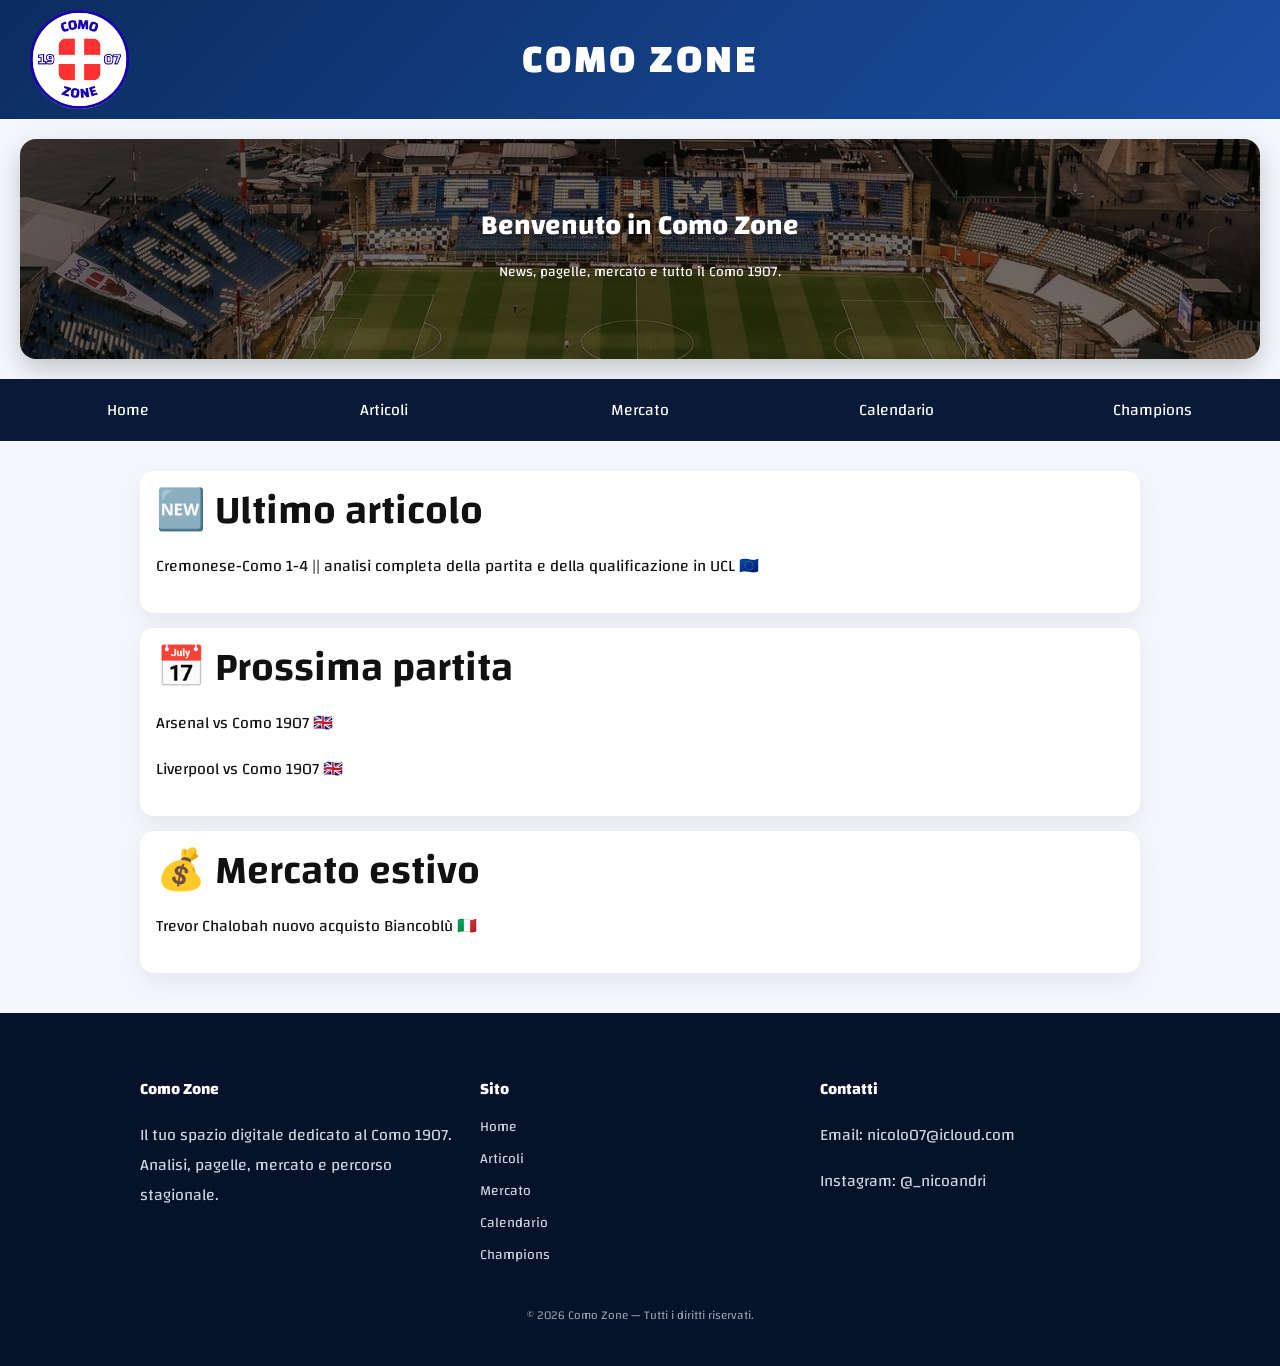
<file: index.html>
<!DOCTYPE html>
<html lang="it">
<head>
  <meta charset="UTF-8">
  <meta name="viewport" content="width=device-width, initial-scale=1.0">
  <title>Como Zone</title>
  <link rel="stylesheet" href="style.css">
  <link rel="icon" type="image/png" href="favicon.png">
</head>
<link rel="preconnect" href="https://fonts.googleapis.com">
<link rel="preconnect" href="https://fonts.gstatic.com" crossorigin>
<link href="https://fonts.googleapis.com/css2?family=Changa&display=swap" rel="stylesheet">

<body>

<header>
  <img src="Como-Zone-1907.png" alt="Como Zone logo">
  <h1>COMO ZONE</h1>
</header>

<section class="hero">
  <div class="hero-content">
    <h2>Benvenuto in Como Zone</h2>
    <p>News, pagelle, mercato e tutto il Como 1907.</p>
  </div>
</section>

<nav>
  <a href="index.html">Home</a>
  <a href="articoli.html">Articoli</a>
  <a href="mercato.html">Mercato</a>
  <a href="calendario.html">Calendario</a>
  <a href="champions.html">Champions</a>
</nav>

<div class="container">

  <div class="card">
    <h3>🆕 Ultimo articolo</h3>
    <p>Cremonese-Como 1-4 || analisi completa della partita e della qualificazione in UCL 🇪🇺</p>
  </div>

  <div class="card">
    <h3>📅 Prossima partita</h3>
    <p>Arsenal vs Como 1907 🇬🇧</p>
    <p>Liverpool vs Como 1907 🇬🇧</p>
  </div>

  <div class="card">
    <h3>💰 Mercato estivo</h3>
    <p>Trevor Chalobah nuovo acquisto Biancoblù 🇮🇹</p>
  </div>

</div>

<footer>

  <div class="footer-grid">

    <div>
      <h4>Como Zone</h4>
      <p>Il tuo spazio digitale dedicato al Como 1907. Analisi, pagelle, mercato e percorso stagionale.</p>
    </div>

    <div>
      <h4>Sito</h4>
      <a href="index.html">Home</a>
      <a href="articoli.html">Articoli</a>
      <a href="mercato.html">Mercato</a>
      <a href="calendario.html">Calendario</a>
      <a href="champions.html">Champions</a>
    </div>

    <div>
      <h4>Contatti</h4>
      <p>Email: nicolo07@icloud.com</p>
      <p>Instagram: @_nicoandri</p>
    </div>

  </div>

  <div class="footer-bottom">
    © 2026 Como Zone — Tutti i diritti riservati.
  </div>

</footer>

</body class="home">
</html>
</file>
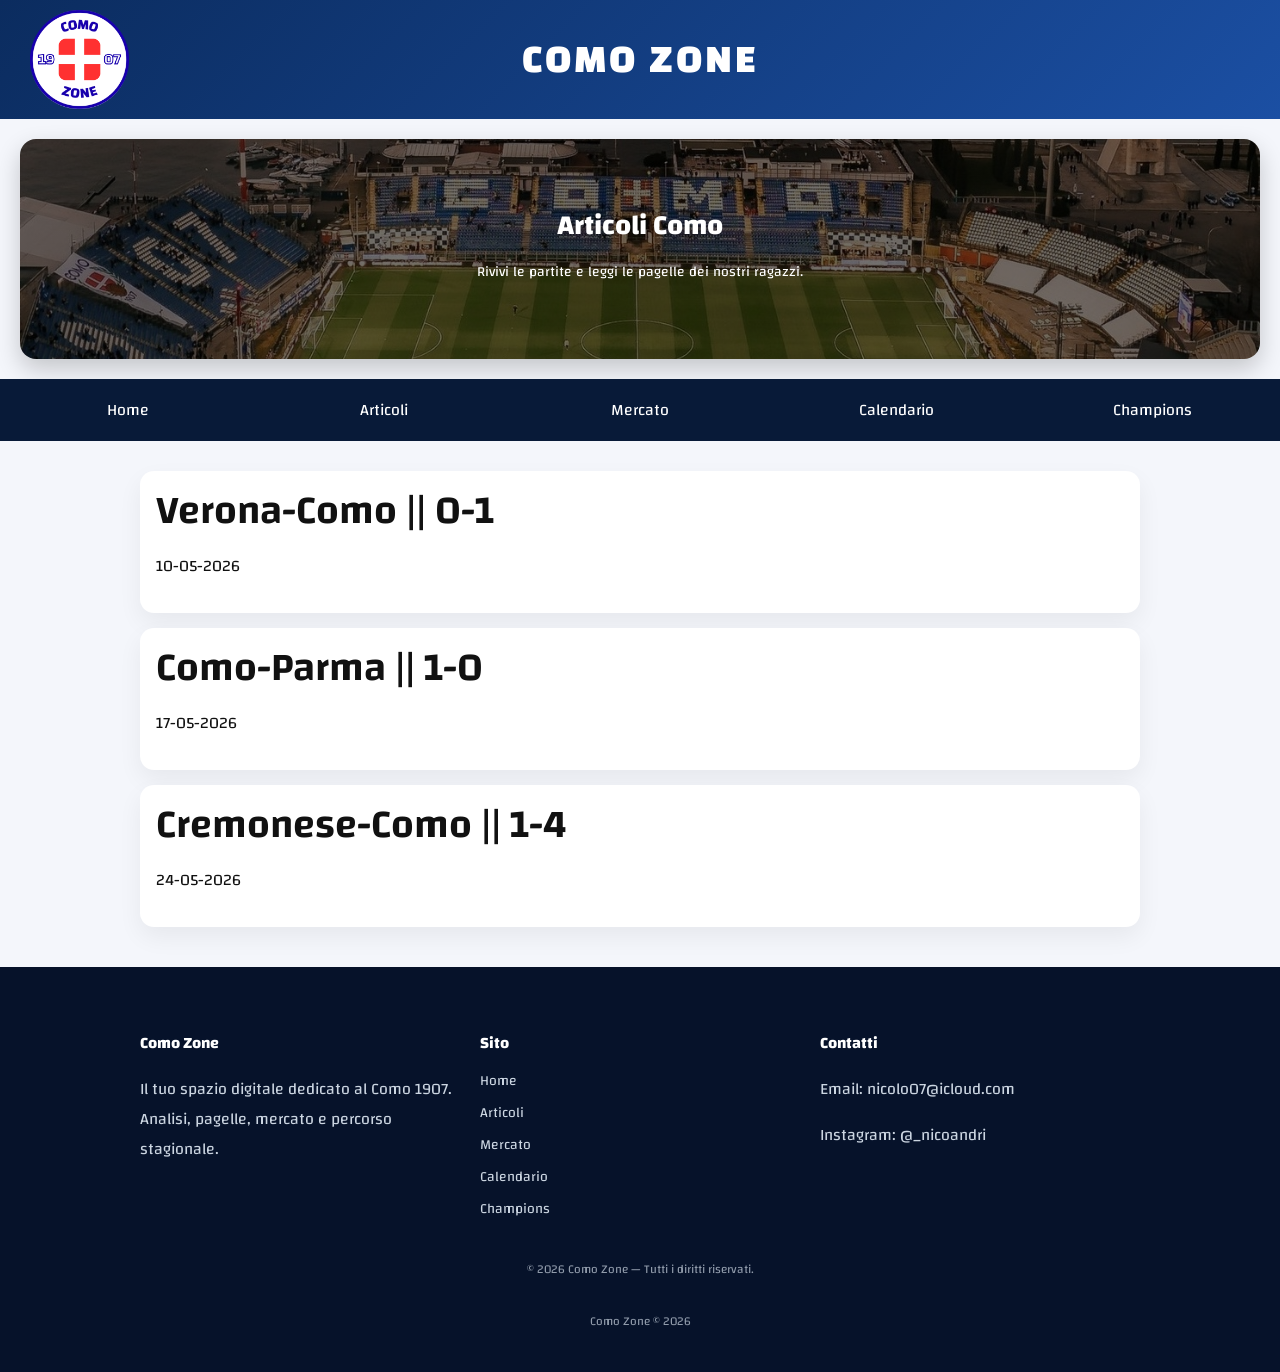
<file: articoli.html>
<!DOCTYPE html>
<html lang="it">
<head>
  <meta charset="UTF-8">
  <meta name="viewport" content="width=device-width, initial-scale=1.0">
  <title>COMO ZONE - Como Zone</title>
  <body class="COMO ZONE">
  <link rel="stylesheet" href="style.css">
  <link rel="icon" type="image/png" href="favicon.png">
</head>

<body>

<header>
  <a href="index.html">
    <img src="Como-Zone-1907.png" alt="Como Zone logo">
  </a>
  <h1>COMO ZONE</h1>
</header>

<section class="hero mercato-hero">
  <div class="hero-content">
    <h2>Articoli Como</h2>
    <p>Rivivi le partite e leggi le pagelle dei nostri ragazzi.</p>
  </div>
</section>

<nav>
  <a href="index.html">Home</a>
  <a href="articoli.html">Articoli</a>
  <a href="mercato.html">Mercato</a>
  <a href="calendario.html">Calendario</a>
  <a href="champions.html">Champions</a>
</nav>

<div class="container" id="lista-articoli"></div>

<footer>

  <div class="footer-grid">

    <div>
      <h4>Como Zone</h4>
      <p>Il tuo spazio digitale dedicato al Como 1907. Analisi, pagelle, mercato e percorso stagionale.</p>
    </div>

    <div>
      <h4>Sito</h4>
      <a href="index.html">Home</a>
      <a href="articoli.html">Articoli</a>
      <a href="mercato.html">Mercato</a>
      <a href="calendario.html">Calendario</a>
      <a href="champions.html">Champions</a>
    </div>

    <div>
      <h4>Contatti</h4>
      <p>Email: nicolo07@icloud.com</p>
      <p>Instagram: @_nicoandri</p>
    </div>

  </div>

  <div class="footer-bottom">
    © 2026 Como Zone — Tutti i diritti riservati.
  </div>

  <div class="footer-bottom">
    Como Zone © 2026
  </div>
</footer>

<script src="articoli.js"></script>

<script>
const container = document.getElementById("lista-articoli");

articoli.forEach(a => {
  container.innerHTML += `
    <a href="articolo.html?id=${a.id}">
      <div class="card">
        <h3>${a.titolo}</h3>
        <p>${a.data}</p>
      </div>
    </a>
  `;
});
</script>

</body class="articoli.html">
</html>
<link rel="stylesheet" href="style.css">

<link rel="preconnect" href="https://fonts.googleapis.com">
<link rel="preconnect" href="https://fonts.gstatic.com" crossorigin>
<link href="https://fonts.googleapis.com/css2?family=Changa&display=swap" rel="stylesheet">
</file>
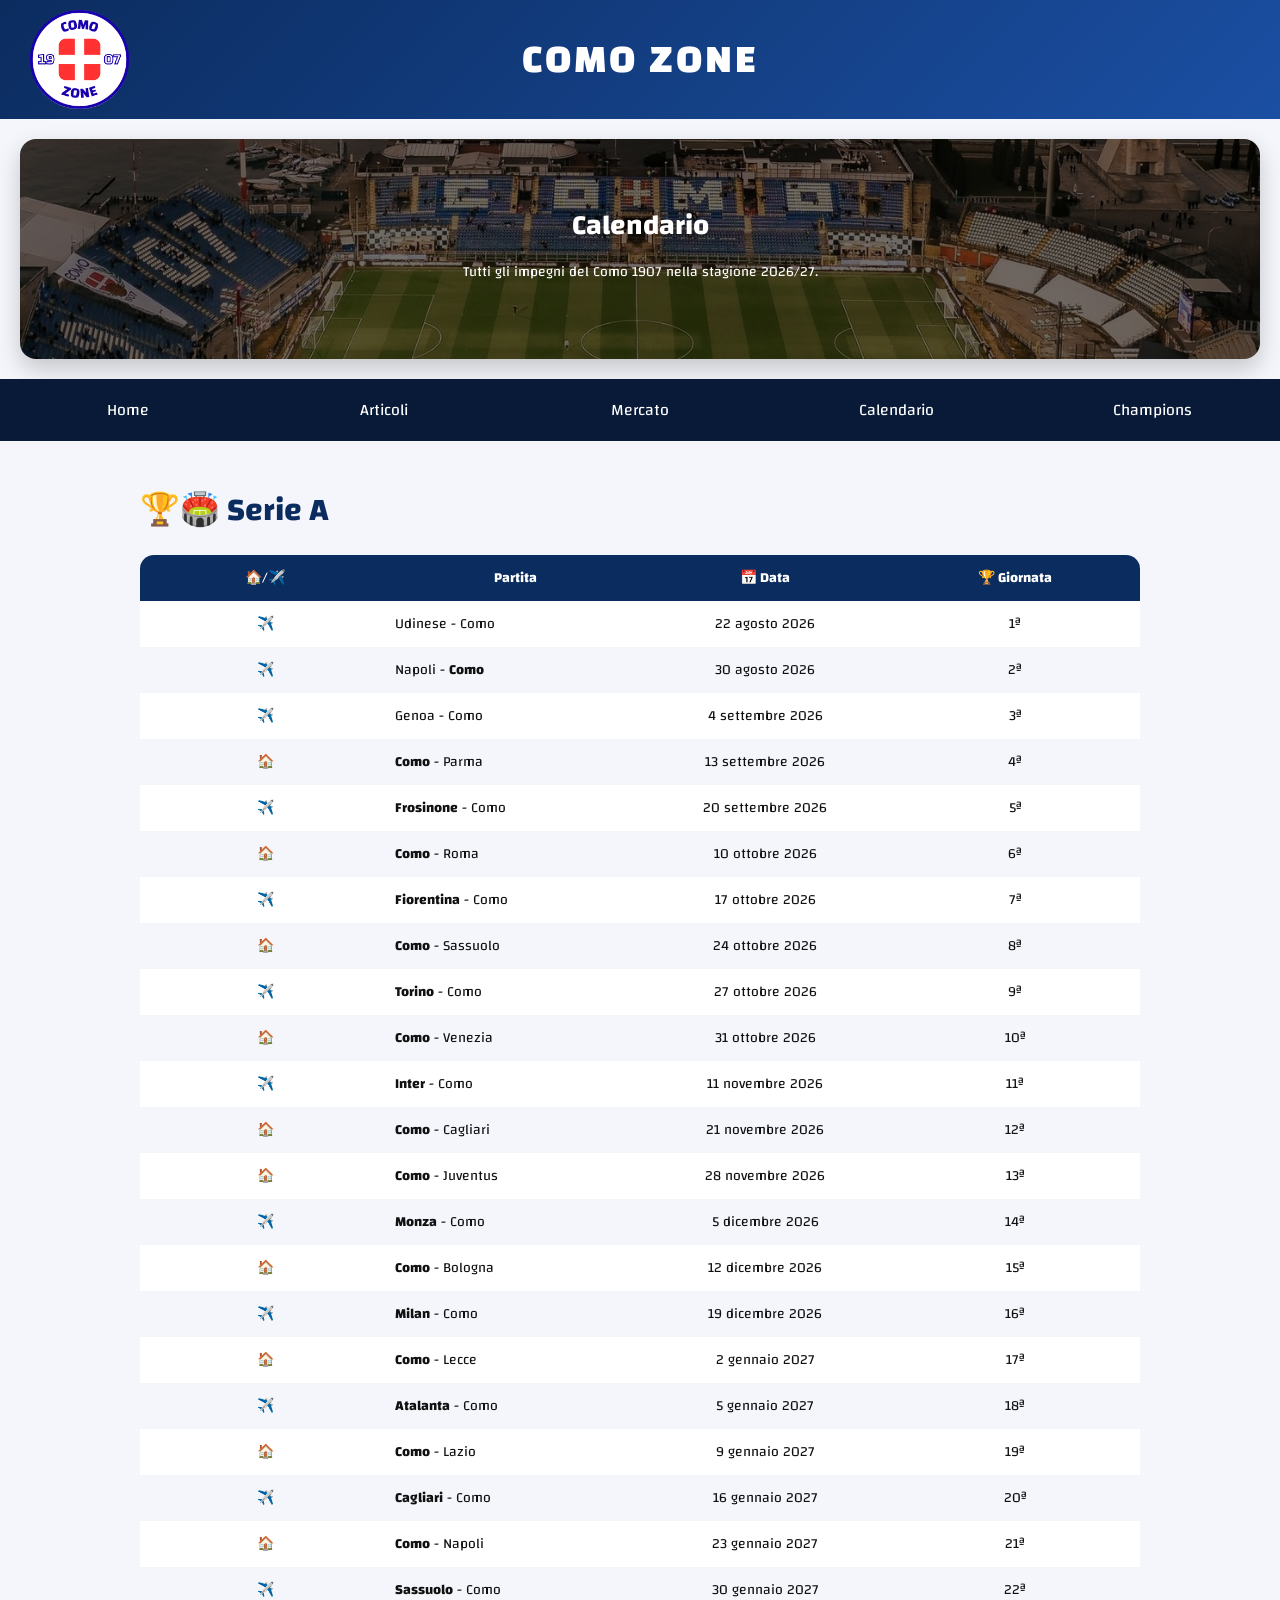
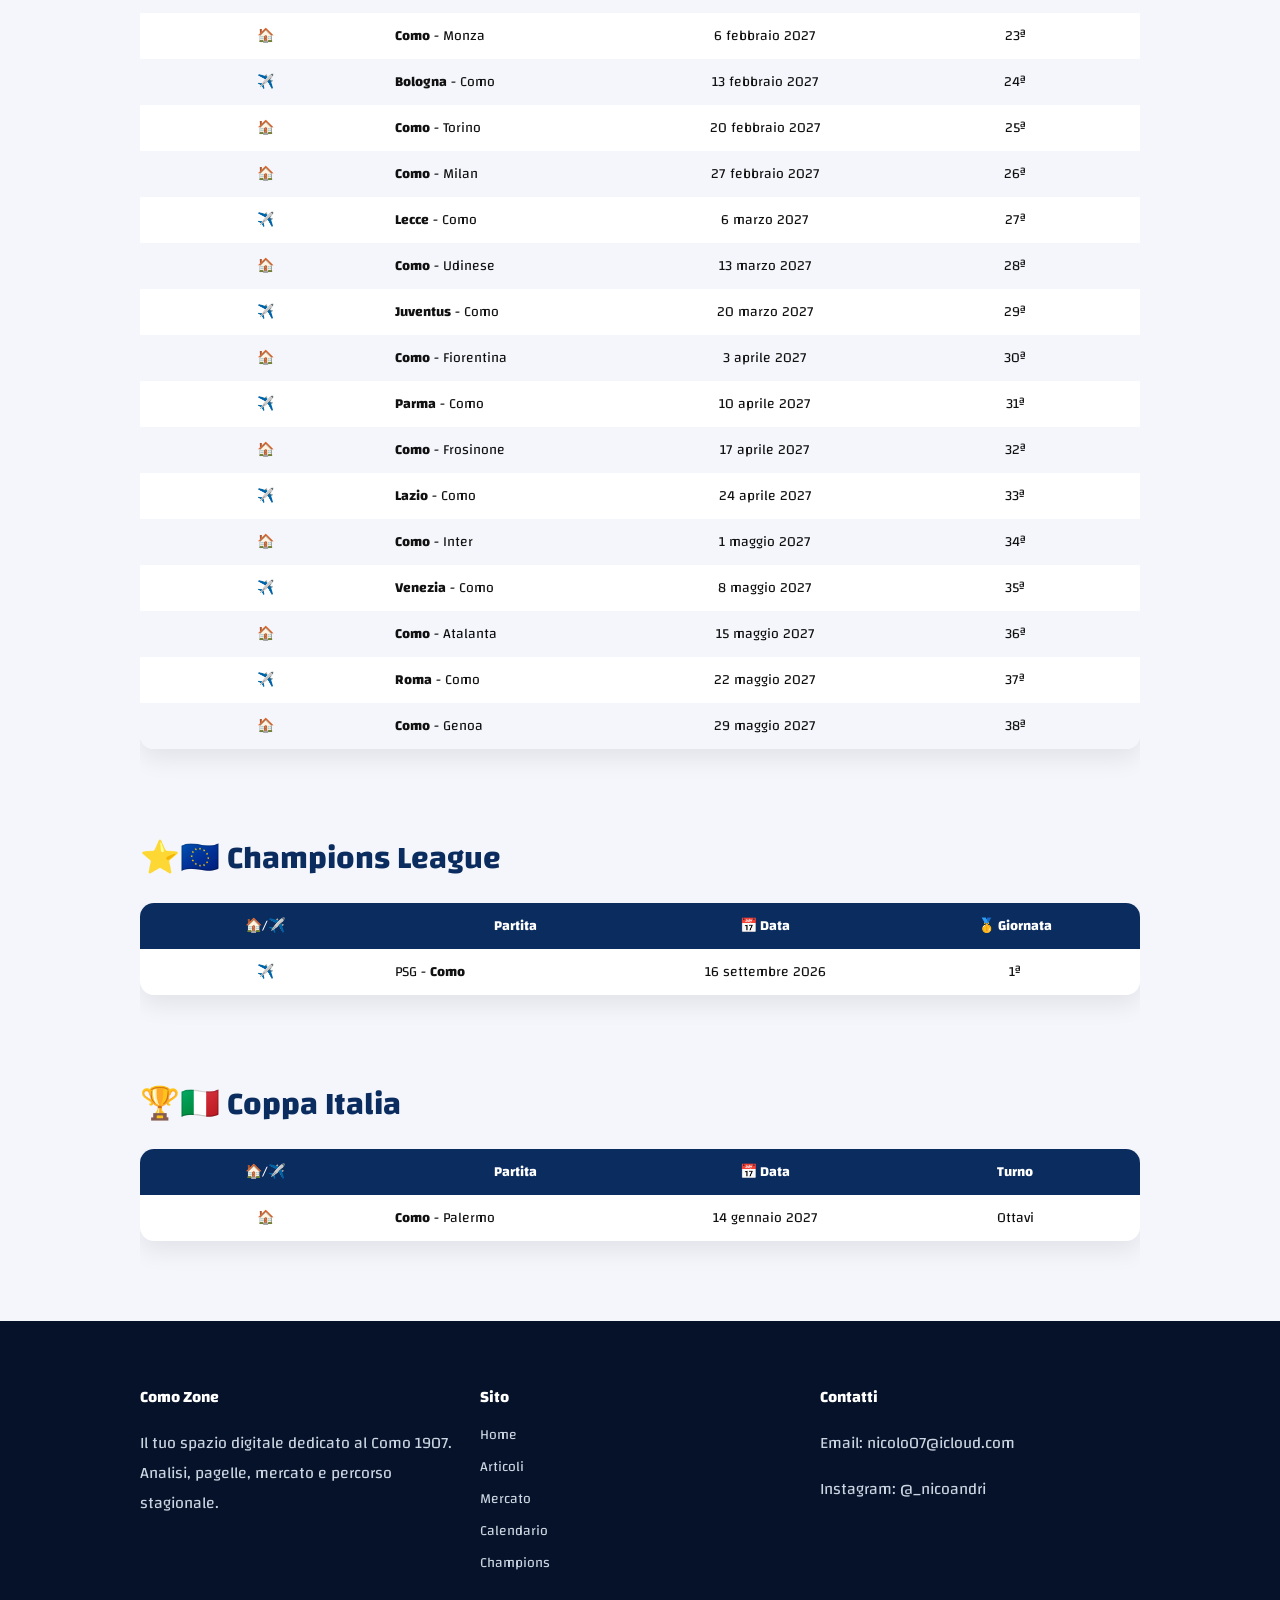
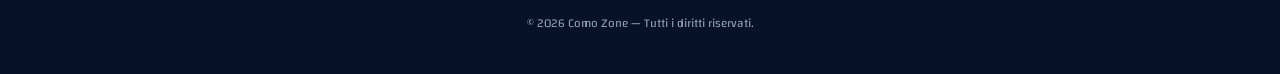
<file: calendario.html>
<!DOCTYPE html>
<html lang="it">
<head>
    <meta charset="UTF-8">
    <meta name="viewport" content="width=device-width, initial-scale=1.0">
    <title>Calendario - Como Zone</title>

    <link rel="stylesheet" href="style.css">
    <link rel="icon" type="image/png" href="favicon.png">

    <link rel="preconnect" href="https://fonts.googleapis.com">
    <link rel="preconnect" href="https://fonts.gstatic.com" crossorigin>
    <link href="https://fonts.googleapis.com/css2?family=Changa&display=swap" rel="stylesheet">
</head>

<body>

<header>
    <img src="Como-Zone-1907.png" alt="Logo Como Zone">
    <h1>COMO ZONE</h1>
</header>

<section class="hero">
    <div class="hero-content">
        <h2>Calendario</h2>
        <p>Tutti gli impegni del Como 1907 nella stagione 2026/27.</p>
    </div>
</section>

<nav>
    <a href="index.html">Home</a>
    <a href="articoli.html">Articoli</a>
    <a href="mercato.html">Mercato</a>
    <a href="calendario.html">Calendario</a>
    <a href="champions.html">Champions</a>
</nav>

<div class="container">

    <h2 class="section-title">🏆🏟️ Serie A</h2>

<div class="table-container">
  <table class="fixture-table">        <thead>
            <tr>
                <th>🏠/✈️</th>
                <th>Partita</th>
                <th>📅 Data</th>
                <th>🏆 Giornata</th>
            </tr>
        </thead>

        <tbody>
            <tr>
                <td>✈️</td>
                <td>Udinese - </strong>Como</strong></td>
                <td>22 agosto 2026</td>
                <td>1ª</td>
            </tr>

            <tr>
                <td>✈️</td>
                <td>Napoli - <strong>Como</strong></td>
                <td>30 agosto 2026</td>
                <td>2ª</td>
            </tr>

            <tr>
                <td>✈️</td>
                <td>Genoa - </strong>Como</strong></td>
                <td>4 settembre 2026</td>
                <td>3ª</td>
            </tr>

            <tr>
                <td>🏠</td>
                <td><strong>Como</strong> - Parma</td>
                <td>13 settembre 2026</td>
                <td>4ª</td>
            </tr>

            <tr>
                <td>✈️</td>
                <td><strong>Frosinone</strong> - Como</td>
                <td>20 settembre 2026</td>
                <td>5ª</td>
            </tr>

            <tr>
                <td>🏠</td>
                <td><strong>Como</strong> - Roma</td>
                <td>10 ottobre 2026</td>
                <td>6ª</td>
            </tr>

            <tr>
                <td>✈️</td>
                <td><strong>Fiorentina</strong> - Como</td>
                <td>17 ottobre 2026</td>
                <td>7ª</td>
            </tr>

            <tr>
                <td>🏠</td>
                <td><strong>Como</strong> - Sassuolo</td>
                <td>24 ottobre 2026</td>
                <td>8ª</td>
            </tr>

            <tr>
                <td>✈️</td>
                <td><strong>Torino</strong> - Como</td>
                <td>27 ottobre 2026</td>
                <td>9ª</td>
            </tr>

            <tr>
                <td>🏠</td>
                <td><strong>Como</strong> - Venezia</td>
                <td>31 ottobre 2026</td>
                <td>10ª</td>
            </tr>

            <tr>
                <td>✈️</td>
                <td><strong>Inter</strong> - Como</td>
                <td>11 novembre 2026</td>
                <td>11ª</td>
            </tr>

            <tr>
                <td>🏠</td>
                <td><strong>Como</strong> - Cagliari</td>
                <td>21 novembre 2026</td>
                <td>12ª</td>
            </tr>

            <tr>
                <td>🏠</td>
                <td><strong>Como</strong> - Juventus</td>
                <td>28 novembre 2026</td>
                <td>13ª</td>
            </tr>

            <tr>
                <td>✈️</td>
                <td><strong>Monza</strong> - Como</td>
                <td>5 dicembre 2026</td>
                <td>14ª</td>
            </tr>

            <tr>
                <td>🏠</td>
                <td><strong>Como</strong> - Bologna</td>
                <td>12 dicembre 2026</td>
                <td>15ª</td>
            </tr>

            <tr>
                <td>✈️</td>
                <td><strong>Milan</strong> - Como</td>
                <td>19 dicembre 2026</td>
                <td>16ª</td>
            </tr> 
        
            <tr>
                <td>🏠</td>
                <td><strong>Como</strong> - Lecce</td>
                <td>2 gennaio 2027</td>
                <td>17ª</td>
            </tr>

            <tr>
                <td>✈️</td>
                <td><strong>Atalanta</strong> - Como</td>
                <td>5 gennaio 2027</td>
                <td>18ª</td>
            </tr>

            <tr>
                <td>🏠</td>
                <td><strong>Como</strong> - Lazio</td>
                <td>9 gennaio 2027</td>
                <td>19ª</td>
            </tr>

            <tr>
                <td>✈️</td>
                <td><strong>Cagliari</strong> - Como</td>
                <td>16 gennaio 2027</td>
                <td>20ª</td>
            </tr>

            <tr>
                <td>🏠</td>
                <td><strong>Como</strong> - Napoli</td>
                <td>23 gennaio 2027</td>
                <td>21ª</td>
            </tr>

            <tr>
                <td>✈️</td>
                <td><strong>Sassuolo</strong> - Como</td>
                <td>30 gennaio 2027</td>
                <td>22ª</td>
            </tr>

            <tr>
                <td>🏠</td>
                <td><strong>Como</strong> - Monza</td>
                <td>6 febbraio 2027</td>
                <td>23ª</td>
            </tr>

            <tr>
                <td>✈️</td>
                <td><strong>Bologna</strong> - Como</td>
                <td>13 febbraio 2027</td>
                <td>24ª</td>
            </tr>

            <tr>
                <td>🏠</td>
                <td><strong>Como</strong> - Torino</td>
                <td>20 febbraio 2027</td>
                <td>25ª</td>
            </tr>

            <tr>
                <td>🏠</td>
                <td><strong>Como</strong> - Milan</td>
                <td>27 febbraio 2027</td>
                <td>26ª</td>
            </tr>

            <tr>
                <td>✈️</td>
                <td><strong>Lecce</strong> - Como</td>
                <td>6 marzo 2027</td>
                <td>27ª</td>
            </tr>

            <tr>
                <td>🏠</td>
                <td><strong>Como</strong> - Udinese</td>
                <td>13 marzo 2027</td>
                <td>28ª</td>
            </tr>

            <tr>
                <td>✈️</td>
                <td><strong>Juventus</strong> - Como</td>
                <td>20 marzo 2027</td>
                <td>29ª</td>
            </tr>

            <tr>
                <td>🏠</td>
                <td><strong>Como</strong> - Fiorentina</td>
                <td>3 aprile 2027</td>
                <td>30ª</td>
            </tr>

            <tr>
                <td>✈️</td>
                <td><strong>Parma</strong> - Como</td>
                <td>10 aprile 2027</td>
                <td>31ª</td>
            </tr>

            <tr>
                <td>🏠</td>
                <td><strong>Como</strong> - Frosinone</td>
                <td>17 aprile 2027</td>
                <td>32ª</td>
            </tr>

            <tr>
                <td>✈️</td>
                <td><strong>Lazio</strong> - Como</td>
                <td>24 aprile 2027</td>
                <td>33ª</td>
            </tr>

            <tr>
                <td>🏠</td>
                <td><strong>Como</strong> - Inter</td>
                <td>1 maggio 2027</td>
                <td>34ª</td>
            </tr>

            <tr>
                <td>✈️</td>
                <td><strong>Venezia</strong> - Como</td>
                <td>8 maggio 2027</td>
                <td>35ª</td>
            </tr>

            <tr>
                <td>🏠</td>
                <td><strong>Como</strong> - Atalanta</td>
                <td>15 maggio 2027</td>
                <td>36ª</td>
            </tr>

            <tr>
                <td>✈️</td>
                <td><strong>Roma</strong> - Como</td>
                <td>22 maggio 2027</td>
                <td>37ª</td>
            </tr>

            <tr>
                <td>🏠</td>
                <td><strong>Como</strong> - Genoa</td>
                <td>29 maggio 2027</td>
                <td>38ª</td>
            </tr>
        </tbody>
    </table>

</div>

    <h2 class="section-title">⭐🇪🇺 Champions League</h2>

  <div class="table-container">
    <table class="fixture-table">
        <thead>
            <tr>
                <th>🏠/✈️</th>
                <th>Partita</th>
                <th>📅 Data</th>
                <th>🥇 Giornata</th>
            </tr>
        </thead>

        <tbody>
            <tr>
                <td>✈️</td>
                <td>PSG - <strong>Como</strong></td>
                <td>16 settembre 2026</td>
                <td>1ª</td>
            </tr>
        </tbody>
    </table>

  </div>

    <h2 class="section-title">🏆🇮🇹 Coppa Italia</h2>

    <div class="table-container">
    <table class="fixture-table">
        <thead>
            <tr>
                <th>🏠/✈️</th>
                <th>Partita</th>
                <th>📅 Data</th>
                <th>Turno</th>
            </tr>
        </thead>

        <tbody>
            <tr>
                <td>🏠</td>
                <td><strong>Como</strong> - Palermo</td>
                <td>14 gennaio 2027</td>
                <td>Ottavi</td>
            </tr>
        </tbody>
    </table>

</div>

</div>

<footer>

  <div class="footer-grid">

    <div>
      <h4>Como Zone</h4>
      <p>Il tuo spazio digitale dedicato al Como 1907. Analisi, pagelle, mercato e percorso stagionale.</p>
    </div>

    <div>
      <h4>Sito</h4>
      <a href="index.html">Home</a>
      <a href="articoli.html">Articoli</a>
      <a href="mercato.html">Mercato</a>
      <a href="calendario.html">Calendario</a>
      <a href="champions.html">Champions</a>
    </div>

    <div>
      <h4>Contatti</h4>
      <p>Email: nicolo07@icloud.com</p>
      <p>Instagram: @_nicoandri</p>
    </div>

  </div>

  <div class="footer-bottom">
    © 2026 Como Zone — Tutti i diritti riservati.
  </div>

</footer>

</body>
</html>
</file>
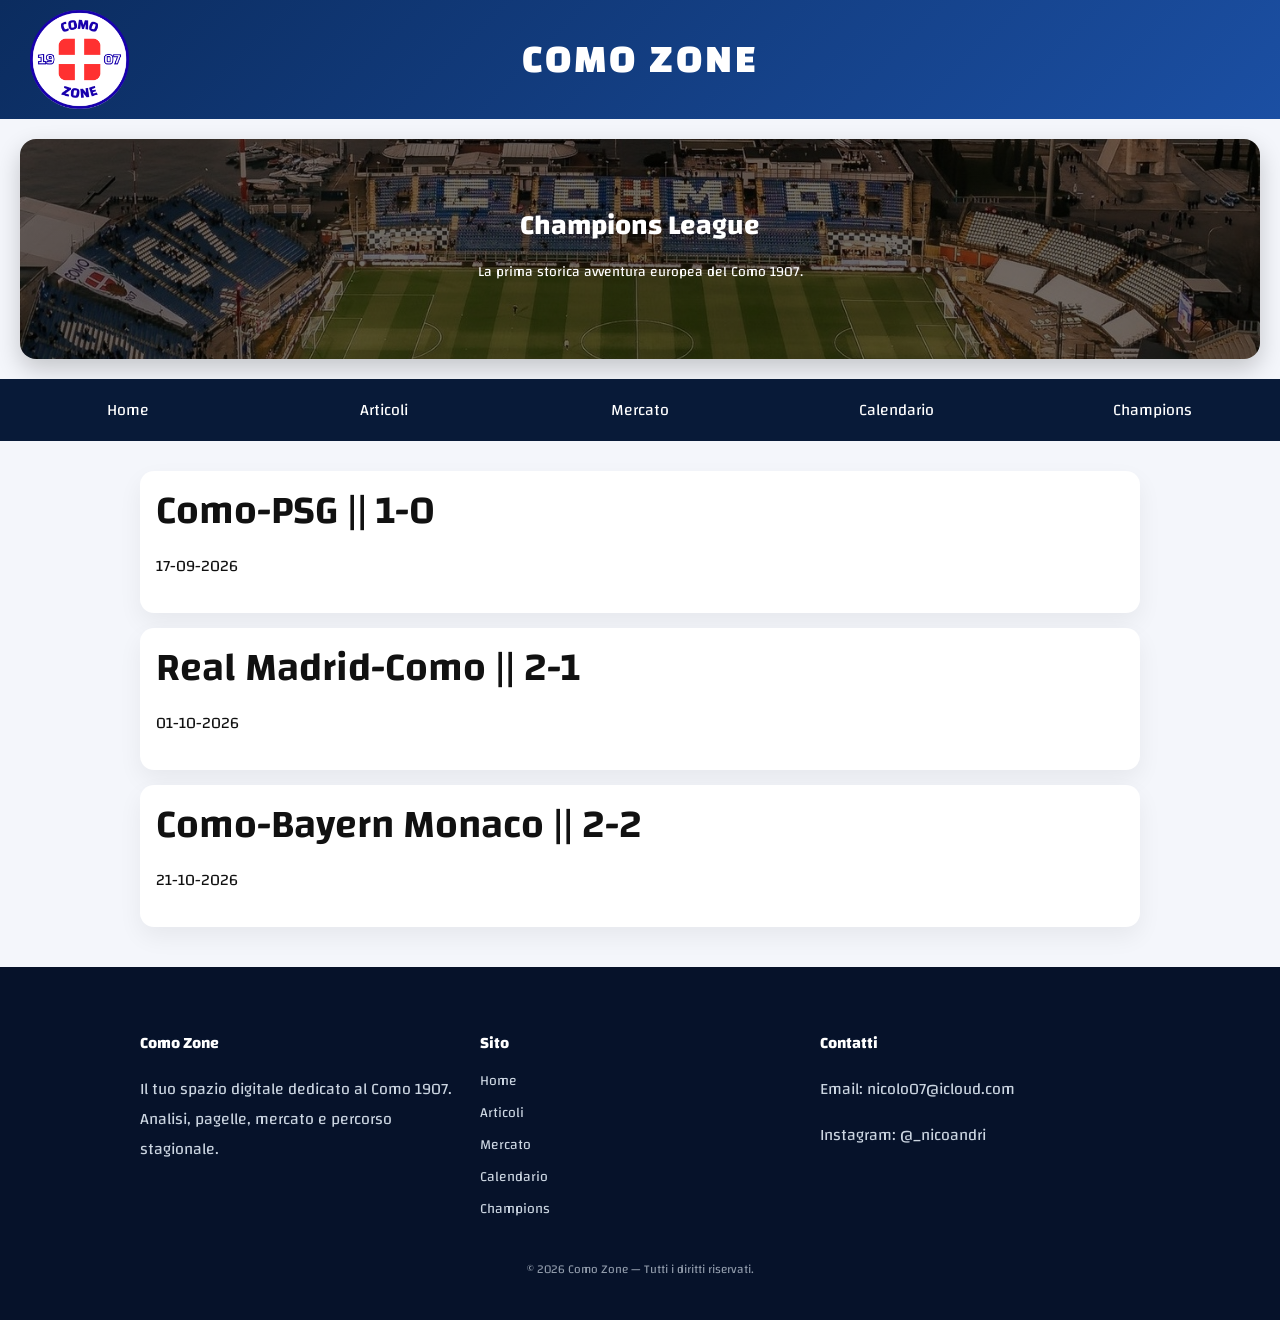
<file: champions.html>
<!DOCTYPE html>
<html lang="it">

<head>
  <meta charset="UTF-8">
  <meta name="viewport" content="width=device-width, initial-scale=1.0">
  <title>COMO ZONE - Champions League</title>

  <link rel="stylesheet" href="style.css">
  <link rel="icon" type="image/png" href="favicon.png">

  <link rel="preconnect" href="https://fonts.googleapis.com">
  <link rel="preconnect" href="https://fonts.gstatic.com" crossorigin>
  <link href="https://fonts.googleapis.com/css2?family=Changa&display=swap" rel="stylesheet">
</head>


<body>

<header class="site-header">
  <a href="index.html">
    <img src="Como-Zone-1907.png" alt="Como Zone logo">
  </a>

  <h1>COMO ZONE</h1>
</header>


<section class="hero">
  <div class="hero-content">

    <h2>Champions League</h2>

    <p>
      La prima storica avventura europea del Como 1907.
    </p>

  </div>
</section>


<nav>
  <a href="index.html">Home</a>
  <a href="articoli.html">Articoli</a>
  <a href="mercato.html">Mercato</a>
  <a href="calendario.html">Calendario</a>
  <a href="champions.html">Champions</a>
</nav>


<div class="container" id="lista-champions">

</div>


<footer>

  <div class="footer-grid">

    <div>
      <h4>Como Zone</h4>
      <p>
        Il tuo spazio digitale dedicato al Como 1907.
        Analisi, pagelle, mercato e percorso stagionale.
      </p>
    </div>


    <div>

      <h4>Sito</h4>

      <a href="index.html">Home</a>
      <a href="articoli.html">Articoli</a>
      <a href="mercato.html">Mercato</a>
      <a href="calendario.html">Calendario</a>
      <a href="champions.html">Champions</a>

    </div>


    <div>

      <h4>Contatti</h4>

      <p>Email: nicolo07@icloud.com</p>
      <p>Instagram: @_nicoandri</p>

    </div>


  </div>


  <div class="footer-bottom">
    © 2026 Como Zone — Tutti i diritti riservati.
  </div>


</footer>


<script src="champions.js"></script>


<script>

const container = document.getElementById("lista-champions");


champions.forEach(a => {

  container.innerHTML += `

    <a href="articolo.html?id=${a.id}">

      <div class="card">

        <h3>${a.titolo}</h3>

        <p>${a.data}</p>

      </div>

    </a>

  `;

});

</script>


</body>

</html>
</file>
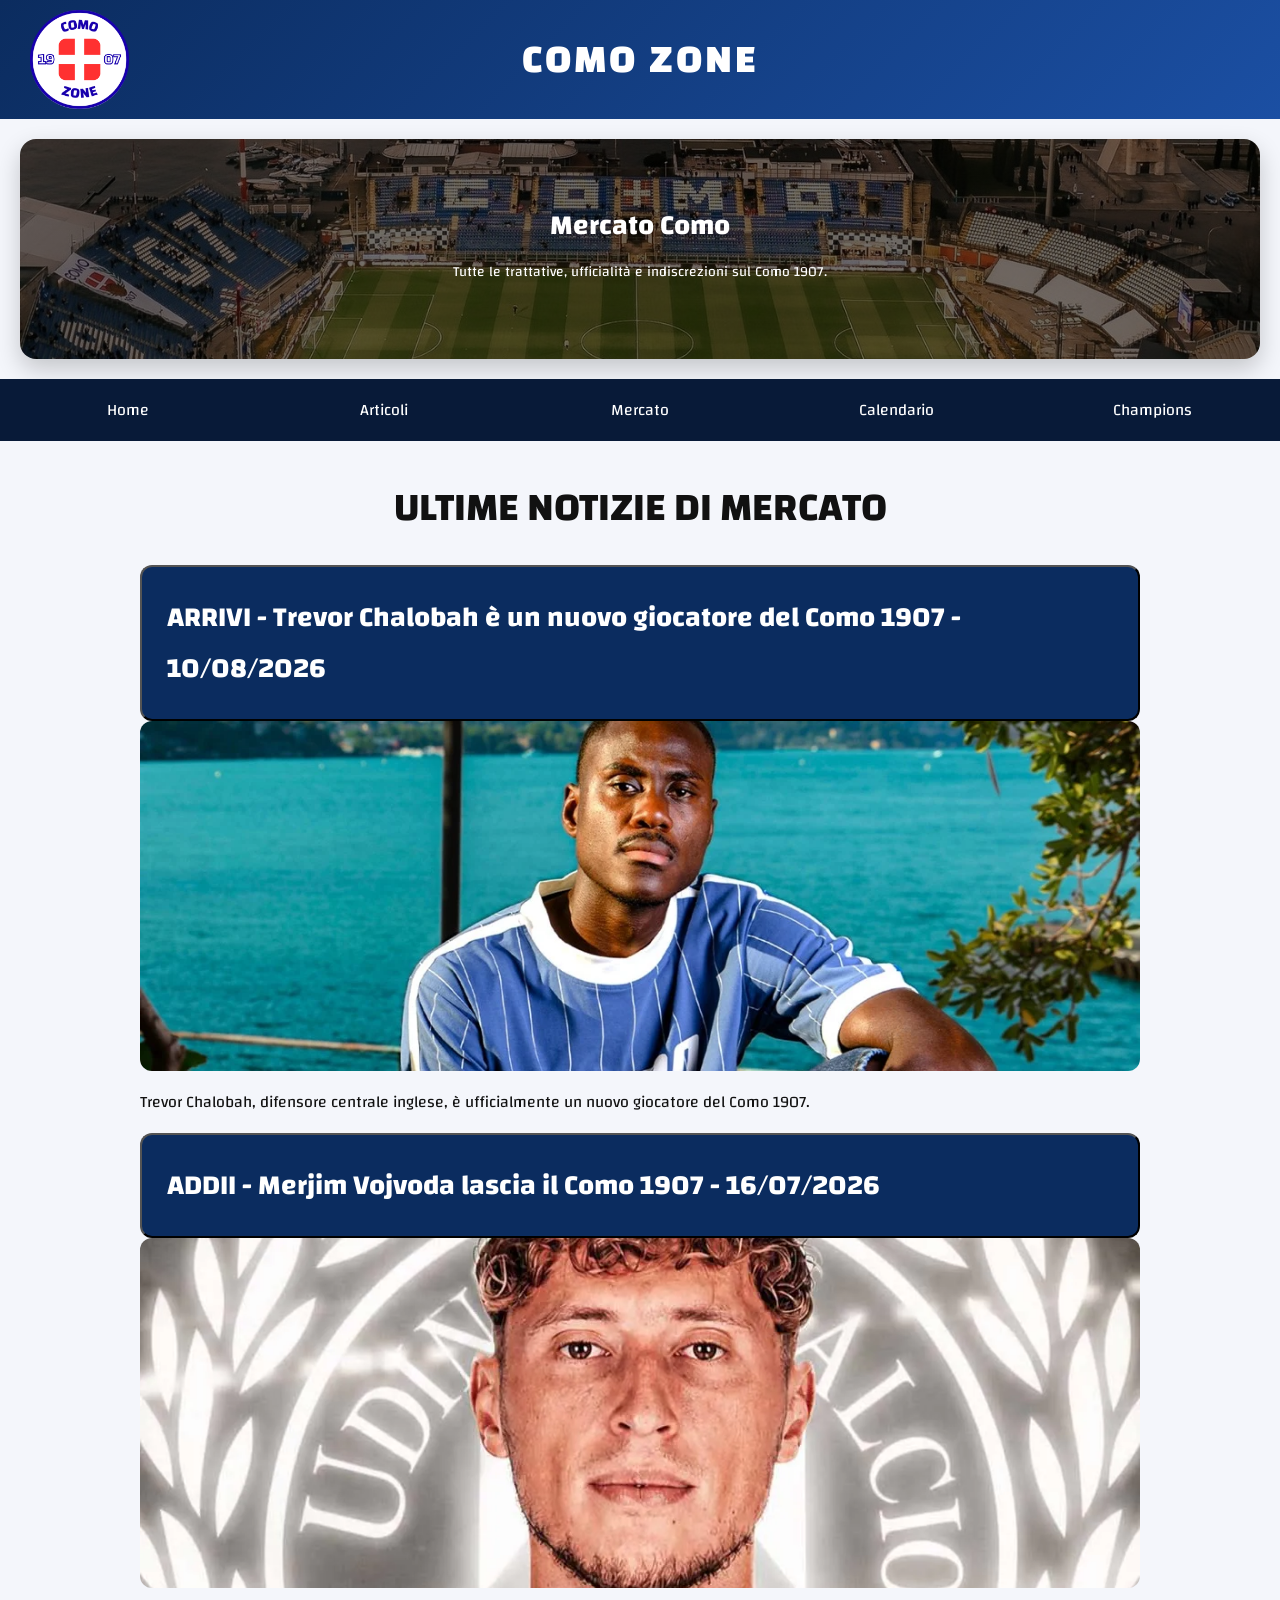
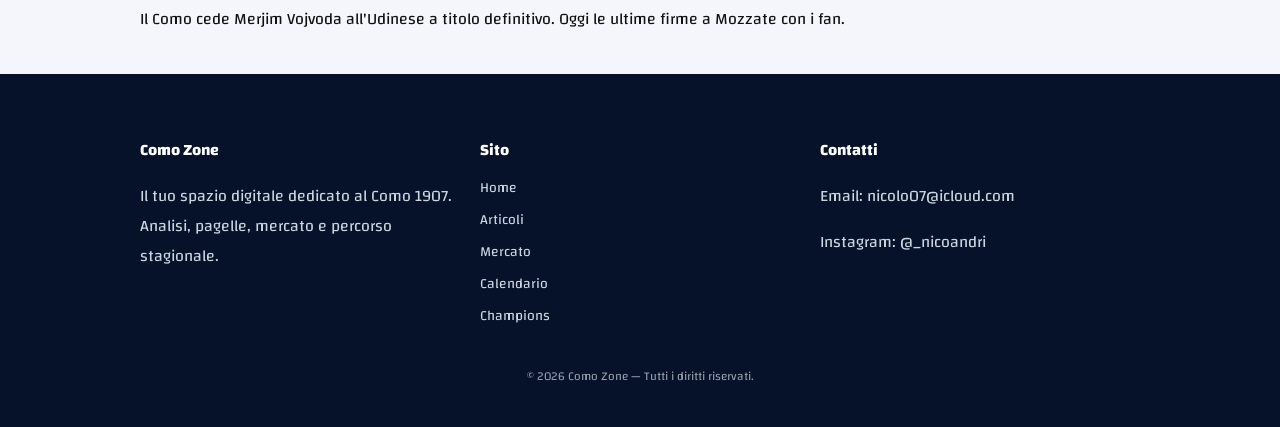
<file: mercato.html>
<!DOCTYPE html>
<html lang="it">
<head>
  <meta charset="UTF-8">
  <meta name="viewport" content="width=device-width, initial-scale=1.0">
  <meta name="viewport" content="width=device-width, initial-scale=1.0">
  <title>Como Zone - Mercato</title>

  <link rel="stylesheet" href="style.css">
  <link rel="icon" type="image/png" href="favicon.png">

  <link rel="preconnect" href="https://fonts.googleapis.com">
  <link rel="preconnect" href="https://fonts.gstatic.com" crossorigin>
  <link href="https://fonts.googleapis.com/css2?family=Changa&display=swap" rel="stylesheet">
</head>

<body class="mercato">

<header>
  <img src="Como-Zone-1907.png" alt="Como Zone logo">
  <h1>COMO ZONE</h1>
</header>

<section class="hero mercato-hero">
  <div class="hero-content">
    <h2>Mercato Como</h2>
    <p>Tutte le trattative, ufficialità e indiscrezioni sul Como 1907.</p>
  </div>
</section>

<nav>
  <a href="index.html">Home</a>
  <a href="articoli.html">Articoli</a>
  <a href="mercato.html">Mercato</a>
  <a href="calendario.html">Calendario</a>
  <a href="champions.html">Champions</a>
</nav>

<div class="container">
  <h2 class="page-title">ULTIME NOTIZIE DI MERCATO</h2>

  <div class="market-news">
    <div class="market-item">
      <button class="market-title">
        ARRIVI - Trevor Chalobah è un nuovo giocatore del Como 1907 - 10/08/2026
      </button>

      <div class="market-content">
        <img src="Chalobah.Como.jpg" alt="Trevor Chalobah" class="article-img">

        <p>
          Trevor Chalobah, difensore centrale inglese, è ufficialmente un nuovo giocatore del Como 1907.
        </p>
      </div>
    </div>

    <div class="market-item">
      <button class="market-title">
      ADDII - Merjim Vojvoda lascia il Como 1907 - 16/07/2026
      </button>

      <div class="market-content">
        <img src="Mergim.Vojvoda.png" alt="Merjim Vojvoda" class="article-img">

        <p>
          Il Como cede Merjim Vojvoda all'Udinese a titolo definitivo.
          Oggi le ultime firme a Mozzate con i fan.
        </p>
      </div>
    </div>
  </div>
</div>

<footer>
  <div class="footer-grid">

    <div>
      <h4>Como Zone</h4>
      <p>Il tuo spazio digitale dedicato al Como 1907. Analisi, pagelle, mercato e percorso stagionale.</p>
    </div>

    <div>
      <h4>Sito</h4>
      <a href="index.html">Home</a>
      <a href="articoli.html">Articoli</a>
      <a href="mercato.html">Mercato</a>
      <a href="calendario.html">Calendario</a>
      <a href="champions.html">Champions</a>
    </div>

    <div>
      <h4>Contatti</h4>
      <p>Email: nicolo07@icloud.com</p>
      <p>Instagram: @_nicoandri</p>
    </div>

  </div>

  <div class="footer-bottom">
    © 2026 Como Zone — Tutti i diritti riservati.
  </div>
</footer>

<script src="mercato.js"></script>

</body>
</html>
</file>
<file: style.css>
:root {
  --blue: #0b2c5f;
  --blue2: #1b4fa3;
  --bg: #f4f6fb;
}

body {
  margin: 0;
  font-family: 'Changa', sans-serif;
  background: var(--bg);
  color: #111;
}

body.articoli h1 {
  font-family: 'Changa', sans-serif !important;
}

/* HEADER */
header {
  background: linear-gradient(135deg, #0b2c5f, #1b4fa3);
  color: rgb(255, 255, 255);
  padding: 10px 30px;

  display: flex;
  align-items: center;

  position: relative;
}

/* logo a sinistra */
header img {
  height: 99px;
  display: block;
}

/* titolo centrato vero */
header h1 {
  position: absolute;
  left: 50%;
  transform: translateX(-50%);
  margin: 0px;
  font-family: 'Changa', Changa, sans-serif;
  font-size: 40px;
  font-weight: 900;
  letter-spacing: 3px;
}
.page-title {
  text-align: center;
  font-size: 40px;
  font-family: 'Changa', sans-serif;
  margin: 20px 0;
}

body.articoli .page-title {
  font-size: 20px;
  font-family: 'Changa', sans-serif !important
}

.site-header h1 {
  position: absolute;
  left: 50%;
  transform: translateX(-50%);
  margin: 0;
  font-family: 'Changa', sans-serif;
  font-size: 40px;
  font-weight: 900;
  letter-spacing: 3px;
}

/* NAV */
nav {
  background: #081a38;
  display: flex;
  justify-content: space-evenly;
  align-items: center;
  padding: 0;
}

nav a {
  flex: 1;
  text-align: center;
  color: white;
  text-decoration: none;
  padding: 16px 0;
  transition: background 0.2s ease;
}

nav a:hover {
  background: rgba(255,255,255,0.1);
}

/* CONTAINER */
.container {
  max-width: 1000px;
  margin: 30px auto;
  padding: 0 16px;
}

/* CARD */
.card {
  background: white;
  padding: 16px;
  border-radius: 14px;
  margin-bottom: 15px;
  box-shadow: 0 10px 25px rgba(0,0,0,0.06);
}
/* CARD */
.card h3 {
  font-size: 40px;
  font-weight: 600;
  margin: 0 0 8px 0;
  line-height: 1.2;
  font-family: 'Changa', sans-serif;
}

/* TITOLI */
.title {
  font-size: 18px;
  font-weight: 700;
  color: var(--white);
  text-transform: uppercase;
  font-family: 'Changa', sans-serif;
}

/* ARTICOLO IMG */
img.article-img {
  width: 100%;
  font-family: 'Changa', sans-serif;
  border-radius: 12px;
  margin-bottom: 10px;
}

/* FOOTER */
footer {
  background: #06122a;
  color: #cbd5e1;
  padding: 40px 20px;
  margin-top: 40px;
  font-family: 'Changa', sans-serif;
}

.footer-grid {
  max-width: 1000px;
  margin: auto;
  display: grid;
  grid-template-columns: repeat(3, 1fr);
  gap: 20px;
}

footer h4 {
  margin-bottom: 10px;
  color: white;
}

footer a {
  color: #cbd5e1;
  text-decoration: none;
  display: block;
  margin-bottom: 6px;
  font-size: 14px;
  font-family: 'Changa', sans-serif;
}

footer a:hover {
  color: white;
}

.footer-bottom {
  text-align: center;
  margin-top: 30px;
  font-size: 12px;
  opacity: 0.7;
  font-family: 'Changa', sans-serif;
}

/* MOBILE */
@media (max-width: 800px) {
  .footer-grid {
    grid-template-columns: 1fr;
  }
}
.hero {
  height: 220px;
  margin: 20px;
  border-radius: 16px;
  font-family: 'Changa', sans-serif;

  background:
    linear-gradient(
      rgba(0,0,0,0.55),
      rgba(0,0,0,0.55)
    ),
    url("Sinigaglia-Stadio.png");

  background-size: cover;
  background-position: center;

  display: flex;
  align-items: center;
  justify-content: center;

  color: white;

  box-shadow: 0 10px 25px rgba(0,0,0,0.2);
}

.hero-content {
  text-align: center;
  font-family: 'Changa', sans-serif;
}

.hero h2 {
  margin: 0;
  font-size: 28px;
  font-family: 'Changa', sans-serif;
}

.hero p {
  margin-top: 8px;
  font-size: 14px;
  font-family: 'Changa', sans-serif;
  opacity: 100%;
}
body.articoli {
  font-family: 'Changa', sans-serif !important;
}

.market-title {
    width: 100%;
    padding: 25px;
    font-size: 28px;
    font-family: 'Changa', sans-serif;
    font-weight: 700;
    text-align: left;
    cursor: pointer;
    border-radius: 12px;
    color:hsl(0, 0%, 100%);
    background: #0b2c5f;  /* blu Como */
}

/* ===== CALENDARIO ===== */

.section-title{
    margin-top:40px;
    margin-bottom:15px;
    color:var(--blue);
    font-size:32px;
}

.fixture-table{
    width:100%;
    border-collapse:collapse;
    background:white;
    border-radius:14px;
    overflow:hidden;
    box-shadow:0 10px 25px rgba(0,0,0,.08);
    margin-bottom:40px;
}

.fixture-table thead{
    background:var(--blue);
    color:white;
}

.fixture-table th,
.fixture-table td{
    padding:18px;
    text-align:center;
}

.fixture-table tbody tr:nth-child(even){
    background:#f4f6fb;
}

.fixture-table tbody tr:hover{
    background:#dfeaff;
}

.fixture-table td:nth-child(2){
    text-align:left;
}

/* LINK ARTICOLI */
.container a {
  text-decoration: none;
  color: inherit;
}

.container a .card h3 {
  color: #111;
}

.container a:hover .card h3 {
  color: var(--blue2);
}

@media (max-width: 800px) {

  header {
    justify-content: center;
    padding: 10px;
  }

  header img {
    height: 75px;
  }

  header h1 {
    font-size: 30px;
    position: absolute;
  }

}

@media (max-width: 800px) {

  nav {
    flex-direction: row;
    overflow-x: auto;
    justify-content: flex-start;
    white-space: nowrap;
  }

  nav a {
    flex: 0 0 auto;
    padding: 16px 25px;
  }

}

@media (max-width: 800px) {

  .hero {
    margin: 10px;
    height: 170px;
  }

  .hero h2 {
    font-size: 24px;
  }

}

@media (max-width: 800px) {

  header {
    padding-top: 70px;
    padding-bottom: 20px;
    justify-content: center;
  }

  header img {
    height: 75px;
  }

  header h1 {
    display: none;
  }

}

/* IMMAGINI ARTICOLI - DIMENSIONE UNIFORME */

.article-img {
  width: 100%;
  max-width: 100%;
  height: 350px;
  object-fit: cover;
  border-radius: 14px;
  display: block;
}

.card img {
  overflow: hidden;
}

@media (max-width: 800px) {

  .article-img {
    height: 220px;
  }

}

.table-container {
  width: 100%;
  overflow-x: auto;
}

.fixture-table {
  width: 100%;
  table-layout: fixed;
  font-size: 14px;
}

.fixture-table th,
.fixture-table td {
  padding: 10px 5px;
  word-wrap: break-word;
}

@media (max-width: 800px) {

  .fixture-table {
    font-size: 12px;
  }

  .fixture-table th,
  .fixture-table td {
    padding: 8px 3px;
  }

}

footer {
  width: 100%;
  box-sizing: border-box;
}

body {
  margin: 0;
}

footer {
  width: 100%;
  box-sizing: border-box;
}

body {
  margin: 0;
}

@media (max-width: 600px) {

  header {
    padding: 25px 0;
    justify-content: center;
  }

  header img {
    height: 80px;
  }

  header h1 {
    display: none;
  }

  .hero {
    height: 180px;
    margin: 15px;
  }

  .hero h2 {
    font-size: 24px;
  }

  .container {
    width: auto;
    padding: 0 12px;
  }

  .card h3 {
    font-size: 26px;
  }

  footer {
    padding: 30px 15px;
  }

}
</file>
